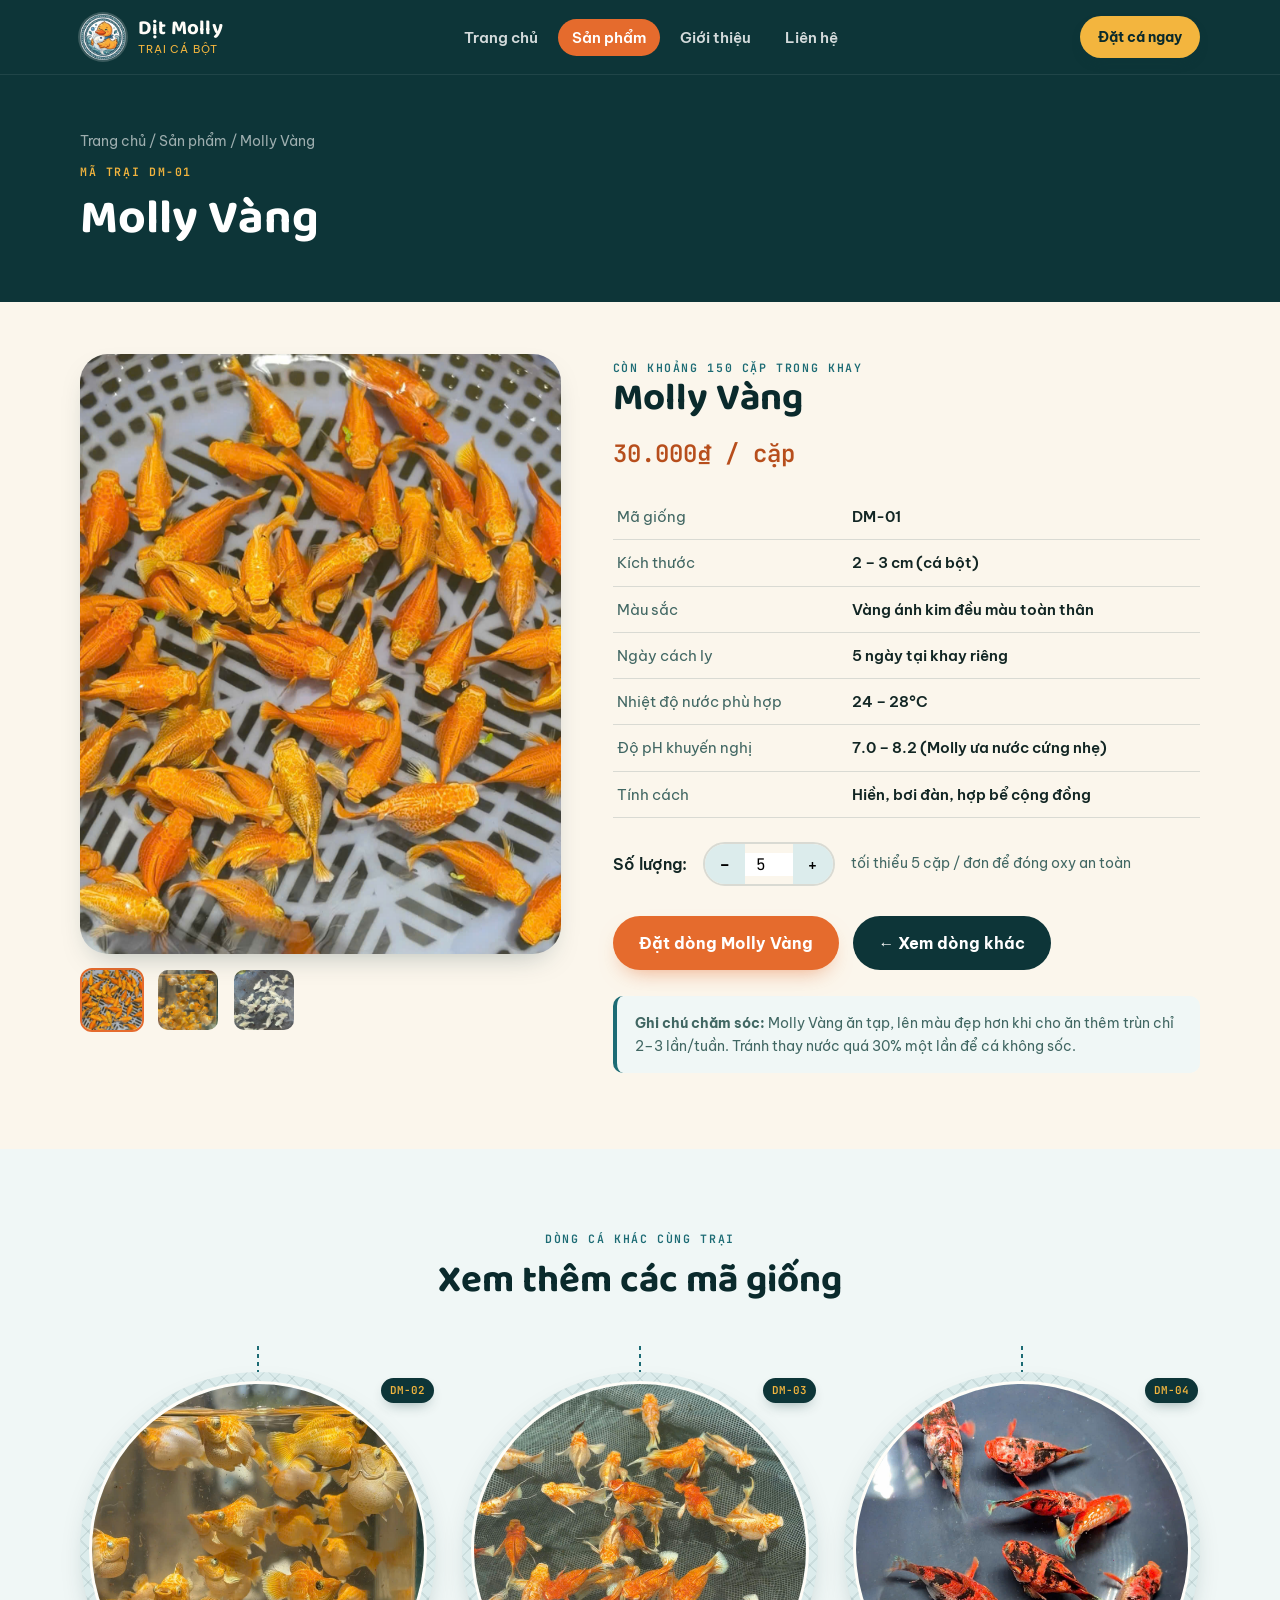
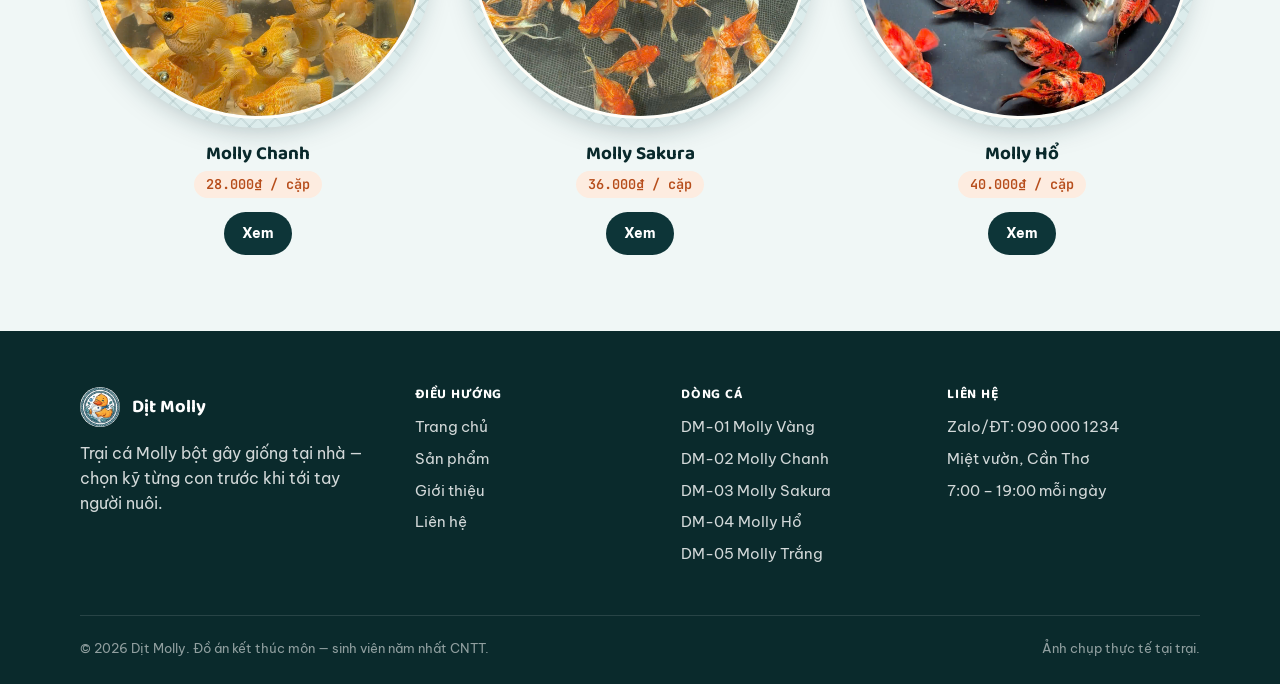
<file: html/chi-tiet.html>
<!DOCTYPE html>
<html lang="vi">
<head>
<meta charset="UTF-8">
<meta name="viewport" content="width=device-width, initial-scale=1.0">
<title>Molly Sakura — Dịt Molly</title>
<meta name="description" content="Molly Sakura DM-03: cam pha trắng loang, cách ly đủ ngày, đóng oxy giao tận nơi.">
<link rel="icon" href="../assets/logo-ca.png">
<link rel="stylesheet" href="../css/style.css">
</head>
<body>

<header class="site-header">
  <nav class="nav wrap">
    <a href="../index.html" class="brand">
      <img src="../assets/logo-ca.png" alt="Logo Dịt Molly: vịt ôm cá">
      <span class="brand-text"><strong>Dịt Molly</strong><span>Trại cá bột</span></span>
    </a>
    <button class="nav-toggle" aria-label="Mở menu" aria-expanded="false">☰</button>
    <ul class="nav-links">
      <li><a href="../index.html">Trang chủ</a></li>
      <li><a href="san-pham.html" class="active">Sản phẩm</a></li>
      <li><a href="gioi-thieu.html">Giới thiệu</a></li>
      <li><a href="lien-he.html">Liên hệ</a></li>
    </ul>
    <a href="lien-he.html" class="nav-cta">Đặt cá ngay</a>
  </nav>
</header>

<section class="page-hero" style="padding-bottom:56px;">
  <div class="wrap">
    <div class="breadcrumb"><a href="../index.html">Trang chủ</a> / <a href="san-pham.html">Sản phẩm</a> / …</div>
    <span class="eyebrow">Mã trại …</span>
    <h1>…</h1>
  </div>
</section>

<section class="section" style="padding-top:52px;">
  <div class="wrap">
    <div class="detail-grid">
      <div>
        <div class="detail-gallery-main">
          <img src="../assets/mollysakura.jpg" alt="Ảnh cá">
        </div>
        <div class="detail-thumbs">
          <!-- Ảnh nhỏ được tạo tự động từ js/products-data.js -->
        </div>
      </div>

      <div class="detail-info">
        <span class="eyebrow">…</span>
        <h1>…</h1>
        <div class="detail-price">…</div>

        <table class="spec-table">
          <!-- Các dòng thông số được tạo tự động từ js/products-data.js -->
        </table>

        <div class="qty-row">
          <span style="font-weight:600;">Số lượng:</span>
          <div class="qty-control">
            <button class="qty-minus" type="button" aria-label="Giảm">−</button>
            <input type="number" value="5" min="1" max="250" aria-label="Số lượng cặp">
            <button class="qty-plus" type="button" aria-label="Tăng">+</button>
          </div>
          <span style="color:var(--ink-soft); font-size:0.88rem;">tối thiểu 5 cặp / đơn để đóng oxy an toàn</span>
        </div>

        <div class="hero-actions">
          <a href="lien-he.html" class="btn btn-primary">Đặt dòng cá này</a>
          <a href="san-pham.html" class="btn btn-dark">← Xem dòng khác</a>
        </div>

        <div class="care-note">
          <!-- Ghi chú chăm sóc được tạo tự động từ js/products-data.js -->
        </div>
      </div>
    </div>
  </div>
</section>

<section class="section section-tint">
  <div class="wrap">
    <div class="section-head center">
      <span class="eyebrow">Dòng cá khác cùng trại</span>
      <h2>Xem thêm các mã giống</h2>
    </div>
    <div class="tag-grid">
      <!-- Các dòng cá liên quan được tạo tự động từ js/products-data.js -->
    </div>
  </div>
</section>

<footer class="site-footer">
  <div class="wrap">
    <div class="footer-grid">
      <div>
        <div class="footer-brand">
          <img src="../assets/logo-ca.png" alt="Logo Dịt Molly">
          <strong>Dịt Molly</strong>
        </div>
        <p>Trại cá Molly bột gây giống tại nhà — chọn kỹ từng con trước khi tới tay người nuôi.</p>
      </div>
      <div>
        <h4>Điều hướng</h4>
        <ul>
          <li><a href="../index.html">Trang chủ</a></li>
          <li><a href="san-pham.html">Sản phẩm</a></li>
          <li><a href="gioi-thieu.html">Giới thiệu</a></li>
          <li><a href="lien-he.html">Liên hệ</a></li>
        </ul>
      </div>
      <div>
        <h4>Dòng cá</h4>
        <ul>
          <li>DM-01 Molly Vàng</li>
          <li>DM-02 Molly Chanh</li>
          <li>DM-03 Molly Sakura</li>
          <li>DM-04 Molly Hổ</li>
          <li>DM-05 Molly Trắng</li>
        </ul>
      </div>
      <div>
        <h4>Liên hệ</h4>
        <ul>
         <li>Zalo/ĐT: 090 000 1234</li>
          <li>Miệt vườn, Cần Thơ</li>
          <li>7:00 – 19:00 mỗi ngày</li>
        </ul>
      </div>
    </div>
    <div class="footer-bottom">
      <span>© <span id="year"></span> Dịt Molly. Đồ án kết thúc môn — sinh viên năm nhất CNTT.</span>
      <span>Ảnh chụp thực tế tại trại.</span>
    </div>
  </div>
</footer>

<script src="../js/products-data.js"></script>
<script src="../js/script.js"></script>
</body>
</html>
</file>
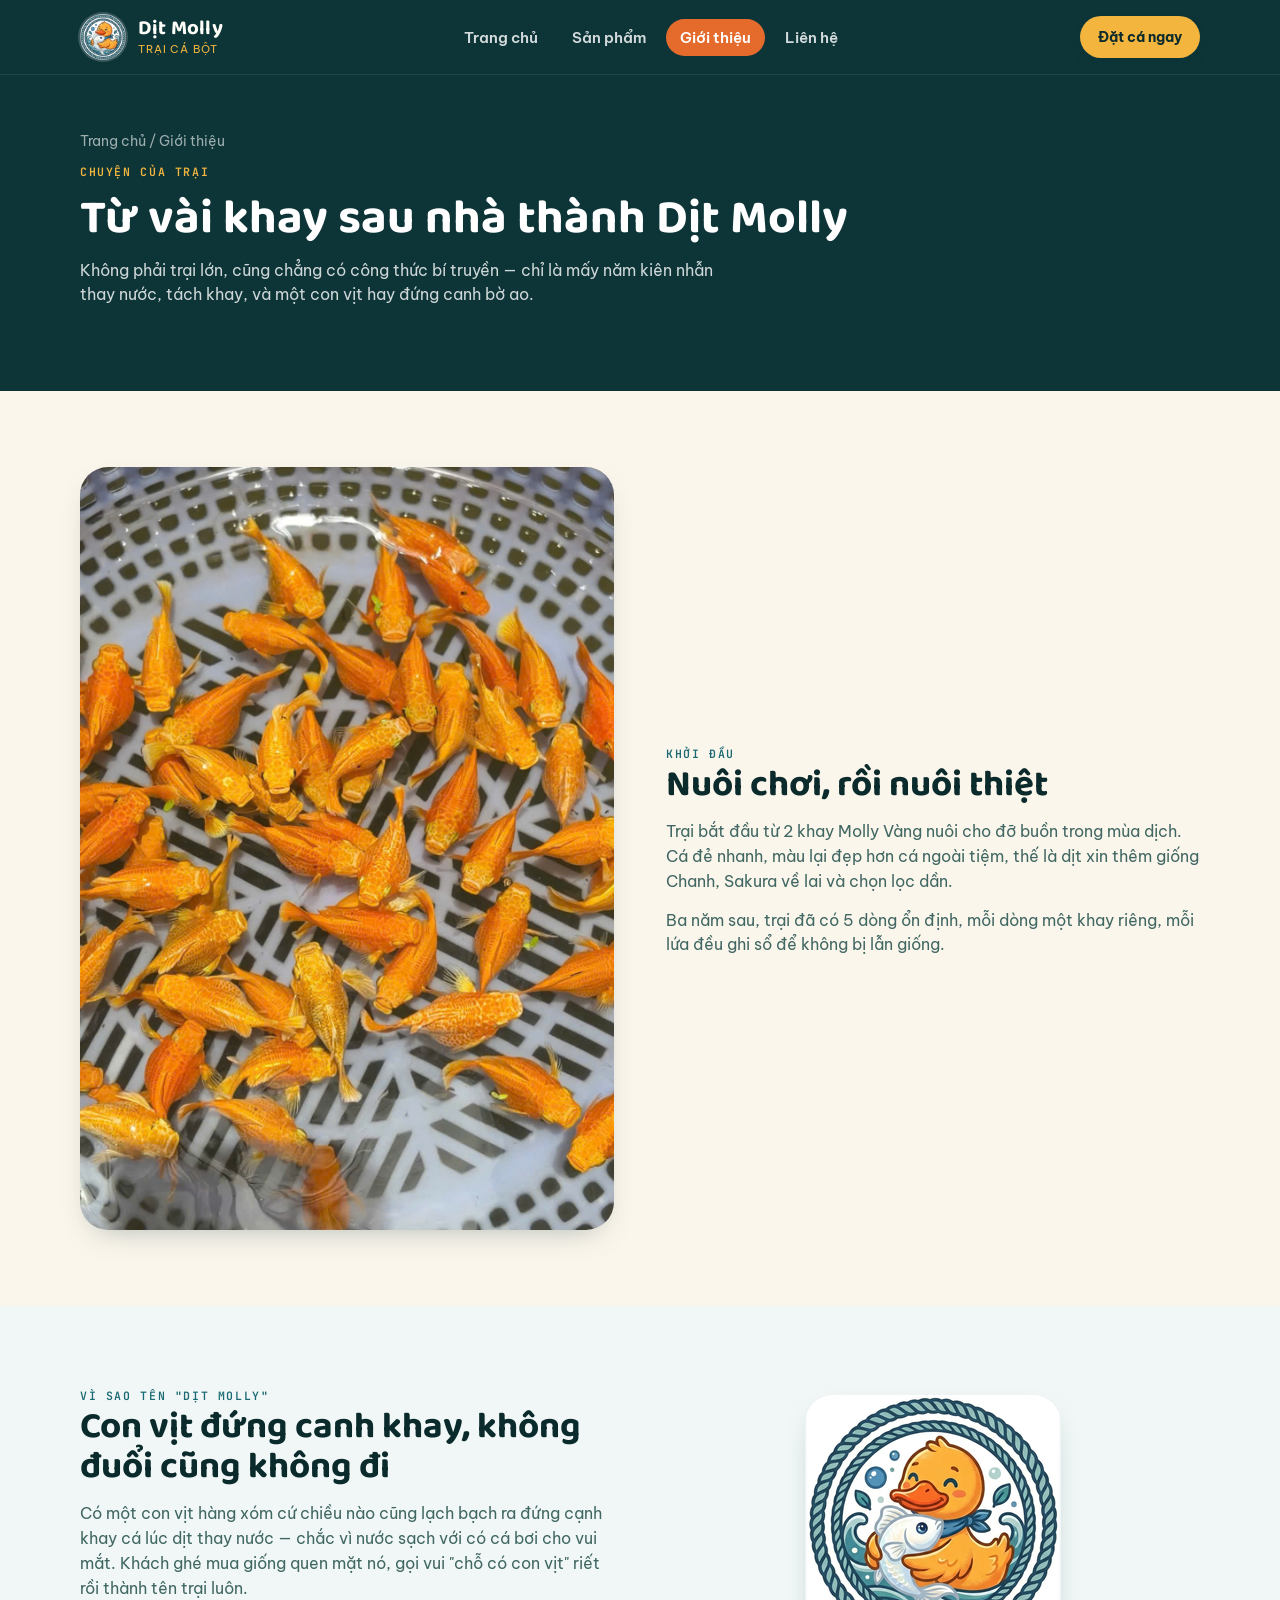
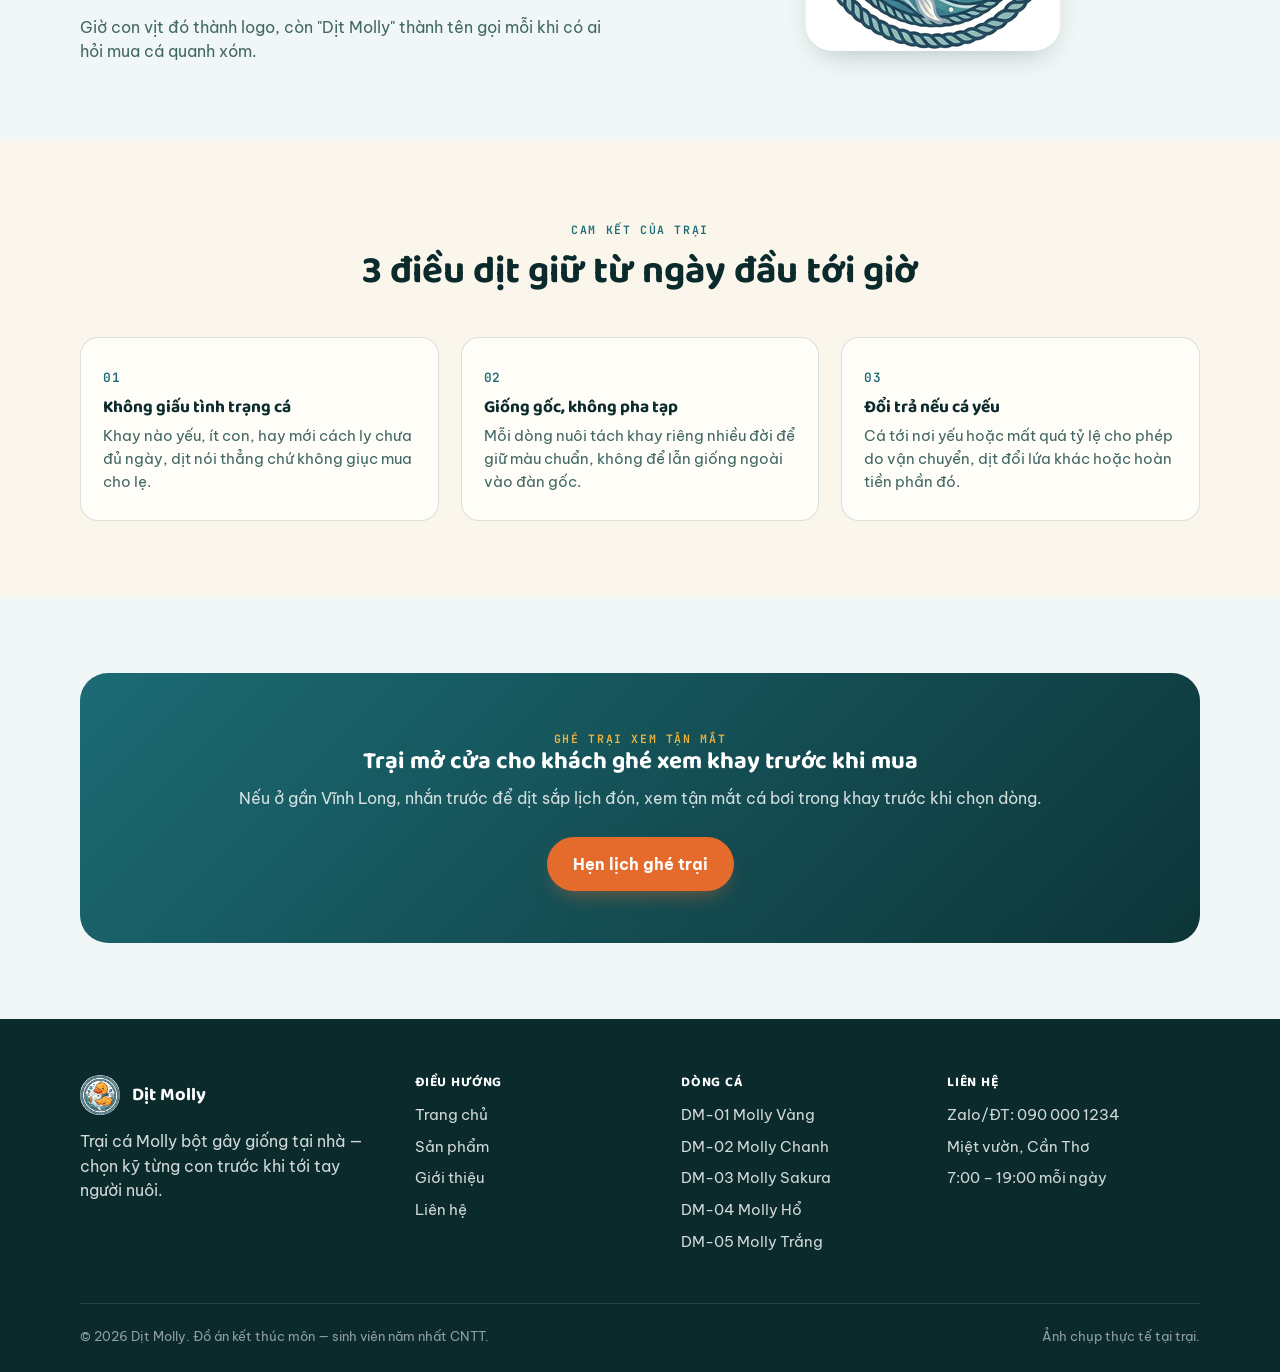
<file: html/gioi-thieu.html>
<!DOCTYPE html>
<html lang="vi">
<head>
<meta charset="UTF-8">
<meta name="viewport" content="width=device-width, initial-scale=1.0">
<title>Giới thiệu — Dịt Molly</title>
<meta name="description" content="Chuyện về trại cá Molly Dịt Molly — từ vài khay nuôi chơi sau nhà đến trại gây giống nhỏ chuyên Molly.">
<link rel="icon" href="../assets/logo-ca.png">
<link rel="stylesheet" href="../css/style.css">
</head>
<body>

<header class="site-header">
  <nav class="nav wrap">
    <a href="../index.html" class="brand">
      <img src="../assets/logo-ca.png" alt="Logo Dịt Molly: vịt ôm cá">
      <span class="brand-text"><strong>Dịt Molly</strong><span>Trại cá bột</span></span>
    </a>
    <button class="nav-toggle" aria-label="Mở menu" aria-expanded="false">☰</button>
    <ul class="nav-links">
      <li><a href="../index.html">Trang chủ</a></li>
      <li><a href="san-pham.html">Sản phẩm</a></li>
      <li><a href="gioi-thieu.html" class="active">Giới thiệu</a></li>
      <li><a href="lien-he.html">Liên hệ</a></li>
    </ul>
    <a href="lien-he.html" class="nav-cta">Đặt cá ngay</a>
  </nav>
</header>

<section class="page-hero">
  <div class="wrap">
    <div class="breadcrumb"><a href="../index.html">Trang chủ</a> / Giới thiệu</div>
    <span class="eyebrow">Chuyện của trại</span>
    <h1>Từ vài khay sau nhà thành Dịt Molly</h1>
    <p>Không phải trại lớn, cũng chẳng có công thức bí truyền — chỉ là mấy năm kiên nhẫn thay nước, tách khay, và một con vịt hay đứng canh bờ ao.</p>
  </div>
</section>

<section class="section">
  <div class="wrap">
    <div class="split">
      <div class="split-media">
        <img src="../assets/mollygold.jpg" alt="Khay Molly Vàng tại trại Dịt Molly">
      </div>
      <div class="split-copy">
        <span class="eyebrow">Khởi đầu</span>
        <h2>Nuôi chơi, rồi nuôi thiệt</h2>
        <p>Trại bắt đầu từ 2 khay Molly Vàng nuôi cho đỡ buồn trong mùa dịch. Cá đẻ nhanh, màu lại đẹp hơn cá ngoài tiệm, thế là dịt xin thêm giống Chanh, Sakura về lai và chọn lọc dần.</p>
        <p>Ba năm sau, trại đã có 5 dòng ổn định, mỗi dòng một khay riêng, mỗi lứa đều ghi sổ để không bị lẫn giống.</p>
      </div>
    </div>
  </div>
</section>

<section class="section section-tint">
  <div class="wrap">
    <div class="split reverse">
      <div class="split-copy">
        <span class="eyebrow">Vì sao tên "Dịt Molly"</span>
        <h2>Con vịt đứng canh khay, không đuổi cũng không đi</h2>
        <p>Có một con vịt hàng xóm cứ chiều nào cũng lạch bạch ra đứng cạnh khay cá lúc dịt thay nước — chắc vì nước sạch với có cá bơi cho vui mắt. Khách ghé mua giống quen mặt nó, gọi vui "chỗ có con vịt" riết rồi thành tên trại luôn.</p>
        <p>Giờ con vịt đó thành logo, còn "Dịt Molly" thành tên gọi mỗi khi có ai hỏi mua cá quanh xóm.</p>
      </div>
      <div class="split-media">
        <img src="../assets/logo-ca.png" alt="Logo vịt ôm cá của Dịt Molly" style="max-width:280px; margin-inline:auto;">
      </div>
    </div>
  </div>
</section>

<section class="section">
  <div class="wrap">
    <div class="section-head center">
      <span class="eyebrow">Cam kết của trại</span>
      <h2>3 điều dịt giữ từ ngày đầu tới giờ</h2>
    </div>
    <div class="process">
      <div class="step">
        <h3>Không giấu tình trạng cá</h3>
        <p>Khay nào yếu, ít con, hay mới cách ly chưa đủ ngày, dịt nói thẳng chứ không giục mua cho lẹ.</p>
      </div>
      <div class="step">
        <h3>Giống gốc, không pha tạp</h3>
        <p>Mỗi dòng nuôi tách khay riêng nhiều đời để giữ màu chuẩn, không để lẫn giống ngoài vào đàn gốc.</p>
      </div>
      <div class="step">
        <h3>Đổi trả nếu cá yếu</h3>
        <p>Cá tới nơi yếu hoặc mất quá tỷ lệ cho phép do vận chuyển, dịt đổi lứa khác hoặc hoàn tiền phần đó.</p>
      </div>
    </div>
  </div>
</section>

<section class="section section-tint">
  <div class="wrap">
    <div class="two-col-cta">
      <span class="eyebrow" style="color:var(--duck-yellow)">Ghé trại xem tận mắt</span>
      <h2>Trại mở cửa cho khách ghé xem khay trước khi mua</h2>
      <p>Nếu ở gần Vĩnh Long, nhắn trước để dịt sắp lịch đón, xem tận mắt cá bơi trong khay trước khi chọn dòng.</p>
      <div class="hero-actions">
        <a href="lien-he.html" class="btn btn-primary">Hẹn lịch ghé trại</a>
      </div>
    </div>
  </div>
</section>

<footer class="site-footer">
  <div class="wrap">
    <div class="footer-grid">
      <div>
        <div class="footer-brand">
          <img src="../assets/logo-ca.png" alt="Logo Dịt Molly">
          <strong>Dịt Molly</strong>
        </div>
        <p>Trại cá Molly bột gây giống tại nhà — chọn kỹ từng con trước khi tới tay người nuôi.</p>
      </div>
      <div>
        <h4>Điều hướng</h4>
        <ul>
          <li><a href="../index.html">Trang chủ</a></li>
          <li><a href="san-pham.html">Sản phẩm</a></li>
          <li><a href="gioi-thieu.html">Giới thiệu</a></li>
          <li><a href="lien-he.html">Liên hệ</a></li>
        </ul>
      </div>
      <div>
        <h4>Dòng cá</h4>
        <ul>
          <li>DM-01 Molly Vàng</li>
          <li>DM-02 Molly Chanh</li>
          <li>DM-03 Molly Sakura</li>
          <li>DM-04 Molly Hổ</li>
          <li>DM-05 Molly Trắng</li>
        </ul>
      </div>
      <div>
        <h4>Liên hệ</h4>
        <ul>
      <li>Zalo/ĐT: 090 000 1234</li>
          <li>Miệt vườn, Cần Thơ</li>
          <li>7:00 – 19:00 mỗi ngày</li>
        </ul>
      </div>
    </div>
    <div class="footer-bottom">
      <span>© <span id="year"></span> Dịt Molly. Đồ án kết thúc môn — sinh viên năm nhất CNTT.</span>
      <span>Ảnh chụp thực tế tại trại.</span>
    </div>
  </div>
</footer>

<script src="../js/script.js"></script>
</body>
</html>
</file>
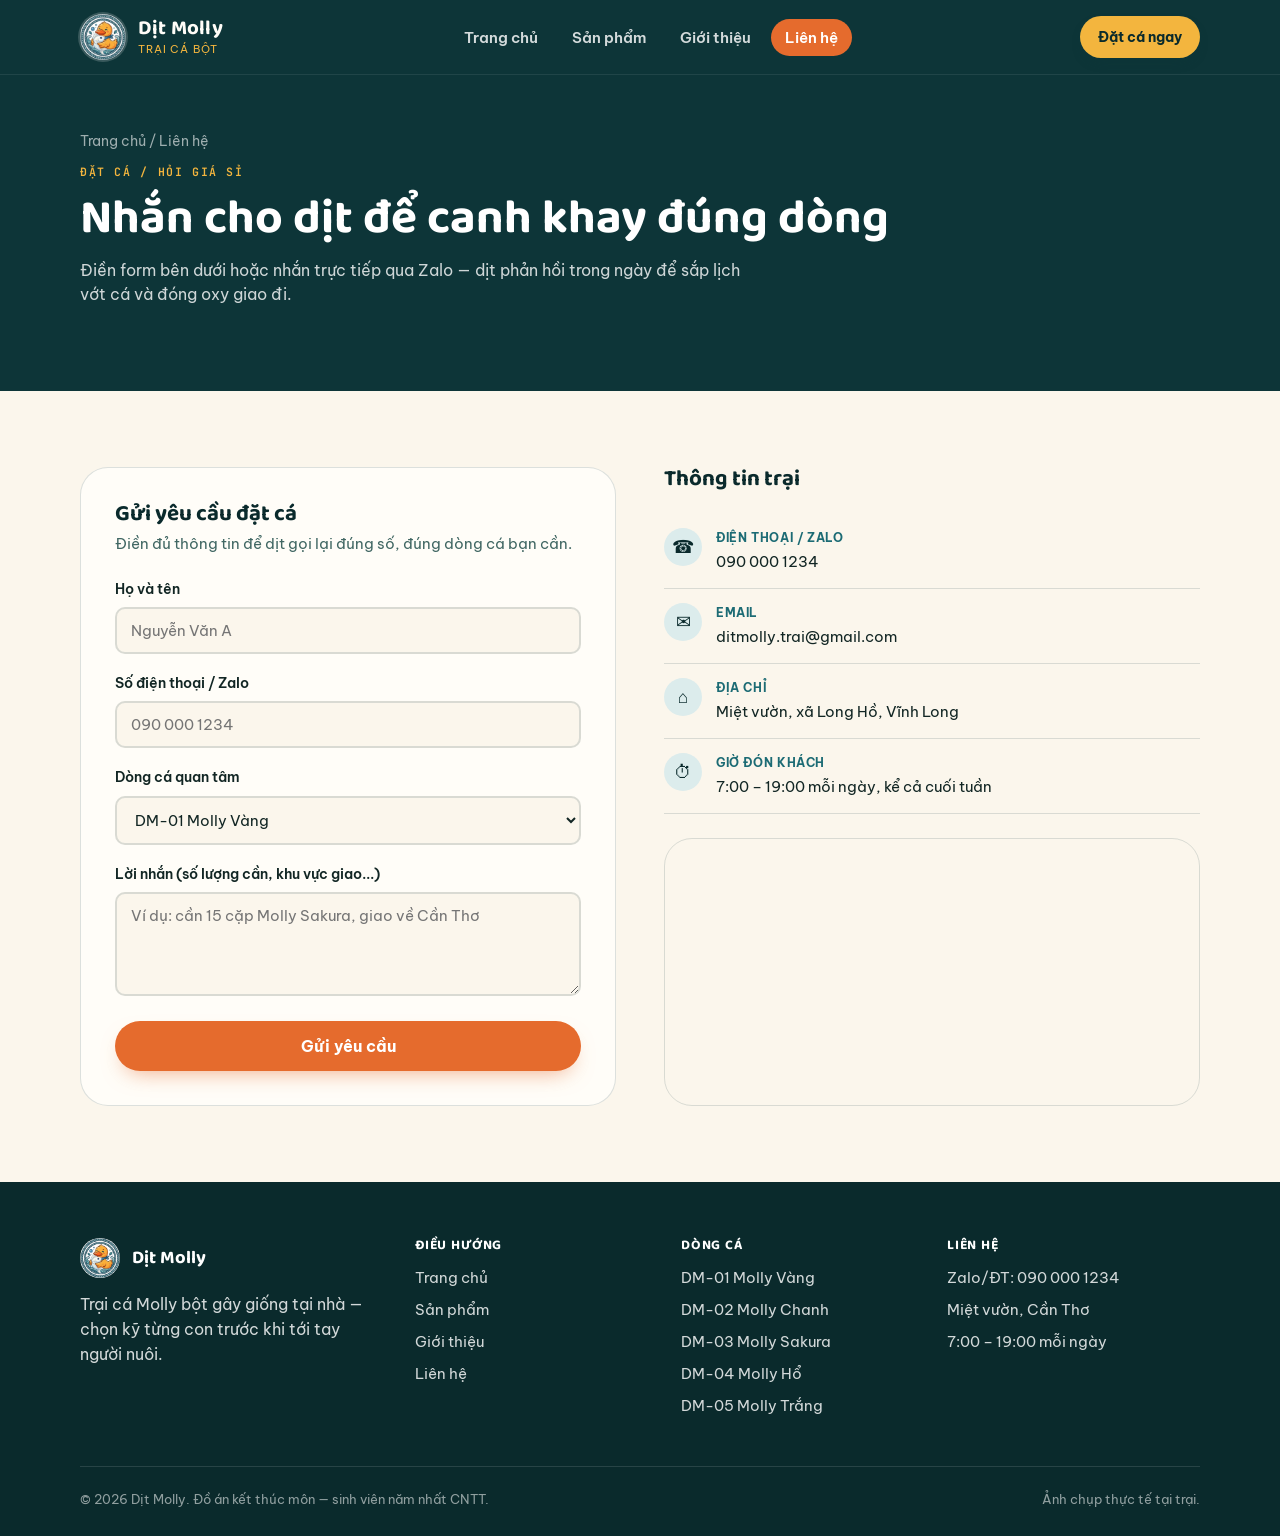
<file: html/lien-he.html>
<!DOCTYPE html>
<html lang="vi">
<head>
<meta charset="UTF-8">
<meta name="viewport" content="width=device-width, initial-scale=1.0">
<title>Liên hệ — Dịt Molly</title>
<meta name="description" content="Liên hệ đặt cá Molly tại Dịt Molly qua Zalo, điện thoại, hoặc gửi form đặt cá trực tuyến.">
<link rel="icon" href="../assets/logo-ca.png">
<link rel="stylesheet" href="../css/style.css">
</head>
<body>

<header class="site-header">
  <nav class="nav wrap">
    <a href="../index.html" class="brand">
      <img src="../assets/logo-ca.png" alt="Logo Dịt Molly: vịt ôm cá">
      <span class="brand-text"><strong>Dịt Molly</strong><span>Trại cá bột</span></span>
    </a>
    <button class="nav-toggle" aria-label="Mở menu" aria-expanded="false">☰</button>
    <ul class="nav-links">
      <li><a href="../index.html">Trang chủ</a></li>
      <li><a href="san-pham.html">Sản phẩm</a></li>
      <li><a href="gioi-thieu.html">Giới thiệu</a></li>
      <li><a href="lien-he.html" class="active">Liên hệ</a></li>
    </ul>
    <a href="lien-he.html" class="nav-cta">Đặt cá ngay</a>
  </nav>
</header>

<section class="page-hero">
  <div class="wrap">
    <div class="breadcrumb"><a href="../index.html">Trang chủ</a> / Liên hệ</div>
    <span class="eyebrow">Đặt cá / hỏi giá sỉ</span>
    <h1>Nhắn cho dịt để canh khay đúng dòng</h1>
    <p>Điền form bên dưới hoặc nhắn trực tiếp qua Zalo — dịt phản hồi trong ngày để sắp lịch vớt cá và đóng oxy giao đi.</p>
  </div>
</section>

<section class="section">
  <div class="wrap">
    <div class="contact-grid">
      <div class="contact-card">
        <h2 style="font-size:1.4rem; margin-bottom:6px;">Gửi yêu cầu đặt cá</h2>
        <p style="color:var(--ink-soft); font-size:0.92rem; margin-bottom:22px;">Điền đủ thông tin để dịt gọi lại đúng số, đúng dòng cá bạn cần.</p>

        <form id="contact-form" novalidate>
          <div class="field">
            <label for="f-name">Họ và tên</label>
            <input type="text" id="f-name" name="name" data-required placeholder="Nguyễn Văn A">
            <span class="field-error">Vui lòng nhập họ tên.</span>
          </div>

          <div class="field">
            <label for="f-phone">Số điện thoại / Zalo</label>
            <input type="tel" id="f-phone" name="phone" data-required placeholder="090 000 1234">
            <span class="field-error">Số điện thoại chưa đúng định dạng.</span>
          </div>

          <div class="field">
            <label for="f-fish">Dòng cá quan tâm</label>
            <select id="f-fish" name="fish">
              <option value="vang">DM-01 Molly Vàng</option>
              <option value="chanh">DM-02 Molly Chanh</option>
              <option value="sakura">DM-03 Molly Sakura</option>
              <option value="ho">DM-04 Molly Hổ</option>
              <option value="trang">DM-05 Molly Trắng</option>
              <option value="chua-ro">Chưa rõ, nhờ dịt tư vấn</option>
            </select>
          </div>

          <div class="field">
            <label for="f-msg">Lời nhắn (số lượng cần, khu vực giao...)</label>
            <textarea id="f-msg" name="message" rows="4" data-required placeholder="Ví dụ: cần 15 cặp Molly Sakura, giao về Cần Thơ"></textarea>
            <span class="field-error">Vui lòng cho dịt biết bạn cần gì.</span>
          </div>

          <button type="submit" class="btn btn-primary" style="width:100%; justify-content:center;">Gửi yêu cầu</button>
          <div class="form-status" role="status"></div>
        </form>
      </div>

      <div>
        <h2 style="font-size:1.4rem;">Thông tin trại</h2>
        <ul class="contact-list">
          <li>
            <span class="contact-icon">☎</span>
            <div><strong>Điện thoại / Zalo</strong>090 000 1234</div>
          </li>
          <li>
            <span class="contact-icon">✉</span>
            <div><strong>Email</strong>ditmolly.trai@gmail.com</div>
          </li>
          <li>
            <span class="contact-icon">⌂</span>
            <div><strong>Địa chỉ</strong>Miệt vườn, xã Long Hồ, Vĩnh Long</div>
          </li>
          <li>
            <span class="contact-icon">⏱</span>
            <div><strong>Giờ đón khách</strong>7:00 – 19:00 mỗi ngày, kể cả cuối tuần</div>
          </li>
        </ul>

        <div class="map-frame">
          <iframe
            src="https://www.google.com/maps?q=9.634892,106.210006&output=embed"
            width="100%" height="260" style="border:0;" loading="lazy"
            referrerpolicy="no-referrer-when-downgrade"
            title="Bản đồ vị trí trại Dịt Molly"></iframe>
        </div>
      </div>
    </div>
  </div>
</section>

<footer class="site-footer">
  <div class="wrap">
    <div class="footer-grid">
      <div>
        <div class="footer-brand">
          <img src="../assets/logo-ca.png" alt="Logo Dịt Molly">
          <strong>Dịt Molly</strong>
        </div>
        <p>Trại cá Molly bột gây giống tại nhà — chọn kỹ từng con trước khi tới tay người nuôi.</p>
      </div>
      <div>
        <h4>Điều hướng</h4>
        <ul>
          <li><a href="../index.html">Trang chủ</a></li>
          <li><a href="san-pham.html">Sản phẩm</a></li>
          <li><a href="gioi-thieu.html">Giới thiệu</a></li>
          <li><a href="lien-he.html">Liên hệ</a></li>
        </ul>
      </div>
      <div>
        <h4>Dòng cá</h4>
        <ul>
          <li>DM-01 Molly Vàng</li>
          <li>DM-02 Molly Chanh</li>
          <li>DM-03 Molly Sakura</li>
          <li>DM-04 Molly Hổ</li>
          <li>DM-05 Molly Trắng</li>
        </ul>
      </div>
      <div>
        <h4>Liên hệ</h4>
        <ul>
          <li>Zalo/ĐT: 090 000 1234</li>
          <li>Miệt vườn, Cần Thơ</li>
          <li>7:00 – 19:00 mỗi ngày</li>
        </ul>
      </div>
    </div>
    <div class="footer-bottom">
      <span>© <span id="year"></span> Dịt Molly. Đồ án kết thúc môn — sinh viên năm nhất CNTT.</span>
      <span>Ảnh chụp thực tế tại trại.</span>
    </div>
  </div>
</footer>

<script src="../js/script.js"></script>
</body>
</html>
</file>
<file: css/style.css>
@import url('https://fonts.googleapis.com/css2?family=Baloo+2:wght@500;600;700;800&family=Be+Vietnam+Pro:ital,wght@0,400;0,500;0,600;0,700;1,400&family=JetBrains+Mono:wght@500;600&display=swap');

:root{
  /* --- color --- */
  --ocean-deep:   #0d3538;
  --ocean-deep-2: #0a2a2c;
  --ocean-mid:    #1c6b74;
  --ocean-mid-2:  #227e87;
  --ocean-light:  #dcecec;
  --ocean-mist:   #f0f7f6;
  --sand:         #fbf6ec;
  --paper:        #fffdf8;
  --molly-orange: #e56b2d;
  --molly-orange-deep:#b74e1c;
  --duck-yellow:  #f3b53e;
  --ink:          #122624;
  --ink-soft:     #416763;
  --line:         rgba(13,53,56,0.14);

  /* --- type --- */
  --display: "Baloo 2", "Be Vietnam Pro", sans-serif;
  --body: "Be Vietnam Pro", sans-serif;
  --mono: "JetBrains Mono", monospace;

  --radius-lg: 28px;
  --radius-md: 18px;
  --radius-sm: 10px;
  --shadow-soft: 0 12px 30px -14px rgba(13,53,56,0.35);
  --shadow-tag: 0 6px 14px -6px rgba(13,53,56,0.45);
}

*,*::before,*::after{ box-sizing:border-box; }
html{ scroll-behavior:smooth; }
body{
  margin:0;
  font-family:var(--body);
  color:var(--ink);
  background:var(--sand);
  -webkit-font-smoothing:antialiased;
  line-height:1.55;
}
img{ max-width:100%; display:block; }
a{ color:inherit; text-decoration:none; }
ul{ margin:0; padding:0; list-style:none; }
h1,h2,h3,h4{ font-family:var(--display); margin:0; line-height:1.1; color:var(--ocean-deep-2); }
p{ margin:0; }
button{ font-family:inherit; }

:focus-visible{
  outline:3px solid var(--duck-yellow);
  outline-offset:3px;
}

@media (prefers-reduced-motion: reduce){
  *{ animation-duration:0.001ms !important; animation-iteration-count:1 !important; transition-duration:0.001ms !important; scroll-behavior:auto !important; }
}

.wrap{
  width:min(1120px, 92%);
  margin-inline:auto;
}

.eyebrow{
  font-family:var(--mono);
  font-size:0.72rem;
  letter-spacing:0.14em;
  text-transform:uppercase;
  color:var(--ocean-mid);
  font-weight:600;
}

/* =========================== NAV =========================== */
.site-header{
  position:sticky; top:0; z-index:50;
  background:var(--ocean-deep);
  border-bottom:1px solid rgba(255,255,255,0.08);
}
.nav{
  display:flex; align-items:center; justify-content:space-between;
  padding:14px 0;
}
.brand{
  display:flex; align-items:center; gap:12px;
  color:var(--paper);
}
.brand img{ width:46px; height:46px; border-radius:50%; box-shadow:0 0 0 2px rgba(255,255,255,0.18); }
.brand-text{ display:flex; flex-direction:column; line-height:1; }
.brand-text strong{ font-family:var(--display); font-size:1.28rem; letter-spacing:0.01em; }
.brand-text span{ font-size:0.68rem; letter-spacing:0.08em; color:var(--duck-yellow); text-transform:uppercase; margin-top:4px; }

.nav-links{ display:flex; align-items:center; gap:6px; }
.nav-links a{
  color:rgba(255,255,255,0.82);
  font-weight:600; font-size:0.95rem;
  padding:9px 14px; border-radius:999px;
  transition:background .18s ease, color .18s ease;
}
.nav-links a:hover{ background:rgba(255,255,255,0.1); color:#fff; }
.nav-links a.active{ background:var(--molly-orange); color:#fff; }

.nav-cta{
  display:inline-flex; align-items:center; gap:8px;
  background:var(--duck-yellow); color:var(--ocean-deep-2);
  font-weight:700; padding:10px 18px; border-radius:999px;
  font-size:0.9rem;
  box-shadow:var(--shadow-tag);
}
.nav-cta:hover{ filter:brightness(1.05); }

.nav-toggle{
  display:none;
  background:none; border:1px solid rgba(255,255,255,0.3); border-radius:10px;
  color:#fff; padding:8px 10px; cursor:pointer;
}

@media (max-width:860px){
  .nav-links{
    position:absolute; left:0; right:0; top:100%;
    background:var(--ocean-deep);
    flex-direction:column; align-items:stretch; gap:2px;
    padding:10px 5%; border-top:1px solid rgba(255,255,255,0.1);
    display:none;
  }
  .nav-links.open{ display:flex; }
  .nav-links a{ padding:12px 16px; }
  .nav-toggle{ display:inline-flex; }
  .nav-cta{ display:none; }
}

/* =========================== BUTTONS =========================== */
.btn{
  display:inline-flex; align-items:center; gap:10px;
  padding:13px 24px; border-radius:999px;
  font-weight:700; font-size:0.98rem;
  border:2px solid transparent; cursor:pointer;
  transition:transform .16s ease, filter .16s ease, background .16s ease;
}
.btn:hover{ transform:translateY(-2px); }
.btn-primary{ background:var(--molly-orange); color:#fff; box-shadow:0 10px 22px -10px rgba(229,107,45,0.6); }
.btn-primary:hover{ filter:brightness(1.06); }
.btn-ghost{ background:transparent; border-color:rgba(255,255,255,0.55); color:#fff; }
.btn-ghost:hover{ background:rgba(255,255,255,0.12); }
.btn-dark{ background:var(--ocean-deep); color:#fff; }
.btn-dark:hover{ filter:brightness(1.15); }
.btn-sm{ padding:9px 16px; font-size:0.85rem; }

/* =========================== HERO =========================== */
.hero{
  position:relative;
  background:radial-gradient(120% 140% at 15% 0%, var(--ocean-mid-2) 0%, var(--ocean-deep) 55%, var(--ocean-deep-2) 100%);
  color:#fff;
  overflow:hidden;
  padding:64px 0 0;
}
.hero .wrap{
  display:grid;
  grid-template-columns:1.05fr 0.95fr;
  gap:40px;
  align-items:center;
  padding-bottom:70px;
}
.hero-copy .eyebrow{ color:var(--duck-yellow); }
.hero-copy h1{
  color:#fff;
  font-size:clamp(2.6rem, 5vw, 3.9rem);
  margin:14px 0 18px;
}
.hero-copy h1 em{ font-style:normal; color:var(--duck-yellow); }
.hero-copy p{ color:rgba(255,255,255,0.82); font-size:1.08rem; max-width:46ch; }
.hero-actions{ display:flex; gap:14px; margin-top:30px; flex-wrap:wrap; }

.hero-stats{ display:flex; gap:20px 28px; margin-top:38px; flex-wrap:wrap; }
.hero-stats div strong{ display:block; font-family:var(--display); font-size:1.6rem; color:var(--duck-yellow); }
.hero-stats div span{ font-size:0.82rem; color:rgba(255,255,255,0.7); }

.hero-tray{
  position:relative;
  width:100%;
  aspect-ratio:1/1;
  border-radius:50%;
  background:
    repeating-linear-gradient(45deg, rgba(255,255,255,0.10) 0 2px, transparent 2px 14px),
    repeating-linear-gradient(-45deg, rgba(255,255,255,0.10) 0 2px, transparent 2px 14px),
    var(--ocean-mid);
  box-shadow: inset 0 0 0 6px rgba(255,255,255,0.12), var(--shadow-soft);
}
/* Fallback for browsers without aspect-ratio support: force square via padding hack */
.hero-tray::before{ content:""; display:block; padding-top:100%; }
.hero-tray-inner{
  position:absolute; inset:14px;
  border-radius:50%;
  overflow:hidden;
  border:4px solid rgba(255,255,255,0.28);
}
.hero-tray-inner img{ width:100%; height:100%; object-fit:cover; }
.hero-badge{
  position:absolute; right:-6px; bottom:14px;
  background:var(--paper); color:var(--ocean-deep-2);
  border-radius:50%; width:118px; height:118px;
  display:flex; flex-direction:column; align-items:center; justify-content:center;
  text-align:center; box-shadow:var(--shadow-soft);
  font-family:var(--display); font-weight:700; font-size:0.82rem;
  border:3px dashed var(--molly-orange);
  transform:rotate(-8deg);
}
.hero-badge strong{ font-size:1.5rem; display:block; color:var(--molly-orange); }

.wave{
  display:block; width:100%; height:auto; margin-bottom:-2px;
}

/* =========================== SECTION GENERIC =========================== */
.section{ padding:76px 0; }
.section-tint{ background:var(--ocean-mist); }
.section-head{ max-width:640px; margin-bottom:44px; }
.section-head h2{ font-size:clamp(1.8rem,3vw,2.4rem); margin-top:10px; }
.section-head p{ color:var(--ink-soft); margin-top:12px; font-size:1.03rem; }
.section-head.center{ margin-inline:auto; text-align:center; }

/* =========================== FISH TAG CARDS ===========================
   Signature element: a breeder "tag" card — circular net-tray photo
   with a punched, string-hung ticket carrying the farm's own code
   convention (DM-01 etc), same as real tags used at the farm. */

.tag-grid{
  display:grid;
  grid-template-columns:repeat(auto-fit, minmax(230px,1fr));
  gap:34px 26px;
}
.fish-tag{ position:relative; padding-top:26px; }
.fish-tag-string{
  position:absolute; top:0; left:50%; transform:translateX(-50%);
  width:2px; height:26px;
  background:repeating-linear-gradient(var(--ocean-mid), var(--ocean-mid) 4px, transparent 4px 8px);
}
.fish-tag-photo{
  position:relative;
  width:100%;
  aspect-ratio:1/1; border-radius:50%;
  background:
    repeating-linear-gradient(45deg, rgba(13,53,56,0.08) 0 2px, transparent 2px 12px),
    repeating-linear-gradient(-45deg, rgba(13,53,56,0.08) 0 2px, transparent 2px 12px),
    var(--ocean-light);
  box-shadow:var(--shadow-soft);
}
.fish-tag-photo::before{ content:""; display:block; padding-top:100%; }
.fish-tag-photo-inner{
  position:absolute; inset:9px;
  border-radius:50%; overflow:hidden;
  border:3px solid var(--paper);
}
.fish-tag-photo-inner img{ width:100%; height:100%; object-fit:cover; transition:transform .4s ease; }
.fish-tag:hover .fish-tag-photo-inner img{ transform:scale(1.08); }

.fish-tag-code{
  position:absolute; top:6px; right:2px;
  background:var(--ocean-deep); color:var(--duck-yellow);
  font-family:var(--mono); font-size:0.68rem; font-weight:600;
  padding:4px 9px; border-radius:999px;
  box-shadow:var(--shadow-tag);
}
.fish-tag-body{ text-align:center; margin-top:16px; }
.fish-tag-body h3{ font-size:1.18rem; }
.fish-tag-body .price{
  display:inline-block; margin-top:6px;
  font-family:var(--mono); font-weight:600; color:var(--molly-orange-deep);
  background:#fdece0; padding:3px 12px; border-radius:999px; font-size:0.85rem;
}
.fish-tag-body p{ color:var(--ink-soft); font-size:0.9rem; margin-top:8px; }
.fish-tag-cta{ margin-top:14px; }

/* =========================== PROCESS (real sequence, numbered) === */
.process{
  display:grid; grid-template-columns:repeat(auto-fit,minmax(210px,1fr));
  gap:22px; counter-reset:step;
}
.step{
  background:var(--paper); border:1px solid var(--line); border-radius:var(--radius-md);
  padding:26px 22px; position:relative;
}
.step::before{
  counter-increment:step; content:counter(step,decimal-leading-zero);
  font-family:var(--mono); color:var(--ocean-mid); font-weight:600;
  font-size:0.8rem; letter-spacing:0.06em;
  display:inline-block; margin-bottom:10px;
}
.step h3{ font-size:1.08rem; margin-bottom:8px; }
.step p{ color:var(--ink-soft); font-size:0.92rem; }

/* =========================== SPLIT / ABOUT =========================== */
.split{
  display:grid; grid-template-columns:1fr 1fr; gap:52px; align-items:center;
}
.split img{ border-radius:var(--radius-lg); box-shadow:var(--shadow-soft); }
.split h2{ font-size:clamp(1.7rem,3vw,2.3rem); }
.split p{ color:var(--ink-soft); margin-top:14px; }
.split .btn{ margin-top:22px; }

.pill-list{ display:flex; flex-wrap:wrap; gap:10px; margin-top:20px; }
.pill{
  background:var(--ocean-light); color:var(--ocean-deep-2);
  font-size:0.85rem; font-weight:600; padding:8px 14px; border-radius:999px;
}

/* =========================== TESTIMONIAL / STORY STRIP =========================== */
.quote-strip{
  background:var(--ocean-deep); color:#fff; border-radius:var(--radius-lg);
  padding:46px 42px; display:grid; grid-template-columns:auto 1fr; gap:26px; align-items:center;
}
.quote-strip img{ width:84px; height:84px; border-radius:50%; }
.quote-strip blockquote{ margin:0; font-family:var(--display); font-size:1.25rem; }
.quote-strip cite{ display:block; font-style:normal; margin-top:10px; color:var(--duck-yellow); font-size:0.85rem; font-weight:600; }

/* =========================== FOOTER =========================== */
.site-footer{ background:var(--ocean-deep-2); color:rgba(255,255,255,0.82); padding:56px 0 26px; }
.footer-grid{
  display:grid; grid-template-columns:1.3fr 1fr 1fr 1.1fr; gap:36px;
}
.footer-brand{ display:flex; gap:12px; align-items:center; color:#fff; margin-bottom:14px;}
.footer-brand img{ width:40px; height:40px; border-radius:50%; }
.footer-brand strong{ font-family:var(--display); font-size:1.15rem; }
.site-footer h4{ color:#fff; font-size:0.85rem; letter-spacing:0.06em; text-transform:uppercase; margin-bottom:14px; }
.site-footer ul li{ margin-bottom:9px; font-size:0.92rem; }
.site-footer a:hover{ color:var(--duck-yellow); }
.footer-bottom{
  margin-top:40px; padding-top:22px; border-top:1px solid rgba(255,255,255,0.12);
  display:flex; justify-content:space-between; flex-wrap:wrap; gap:10px;
  font-size:0.82rem; color:rgba(255,255,255,0.55);
}

@media (max-width:760px){
  .hero .wrap{ grid-template-columns:1fr; }
  .hero-tray{ max-width:340px; margin-inline:auto; }
  .split{ grid-template-columns:1fr; }
  .split.reverse .split-media{ order:-1; }
  .quote-strip{ grid-template-columns:1fr; text-align:center; }
  .quote-strip img{ margin-inline:auto; }
  .footer-grid{ grid-template-columns:1fr 1fr; }
}

/* =========================== PAGE HEADER (inner pages) =========================== */
.page-hero{
  background:var(--ocean-deep); color:#fff; padding:56px 0 84px; position:relative;
}
.page-hero .eyebrow{ color:var(--duck-yellow); }
.page-hero h1{ color:#fff; font-size:clamp(2.1rem,4vw,3rem); margin-top:10px; }
.page-hero p{ color:rgba(255,255,255,0.8); margin-top:12px; max-width:60ch; }
.breadcrumb{ font-size:0.85rem; color:rgba(255,255,255,0.6); margin-bottom:6px; }
.breadcrumb a:hover{ color:#fff; }

/* =========================== FILTERS (san-pham) =========================== */
.filter-bar{ display:flex; flex-wrap:wrap; gap:10px; margin-bottom:38px; }
.filter-btn{
  border:2px solid var(--line); background:var(--paper); color:var(--ink);
  padding:9px 18px; border-radius:999px; font-weight:600; font-size:0.88rem; cursor:pointer;
  transition:all .16s ease;
}
.filter-btn:hover{ border-color:var(--molly-orange); }
.filter-btn.active{ background:var(--molly-orange); border-color:var(--molly-orange); color:#fff; }
.tag-hidden{ display:none !important; }

/* =========================== PRODUCT DETAIL =========================== */
.detail-grid{ display:grid; grid-template-columns:0.9fr 1.1fr; gap:52px; }
.detail-gallery-main{
  border-radius:var(--radius-lg); overflow:hidden; box-shadow:var(--shadow-soft);
  position:relative; aspect-ratio:4/5;
}
.detail-gallery-main::before{ content:""; display:block; padding-top:125%; }
.detail-gallery-main img{ position:absolute; inset:0; width:100%; height:100%; object-fit:cover; }
.detail-thumbs{ display:flex; gap:12px; margin-top:14px; }
.detail-thumbs button{
  width:64px; height:64px; border-radius:12px; overflow:hidden; padding:0; border:2px solid transparent;
  cursor:pointer; background:none;
}
.detail-thumbs button.active{ border-color:var(--molly-orange); }
.detail-thumbs img{ width:100%; height:100%; object-fit:cover; }

.detail-info .eyebrow{ margin-bottom:8px; }
.detail-info h1{ font-size:clamp(1.9rem,3vw,2.5rem); color:var(--ocean-deep-2); }
.detail-price{
  font-family:var(--mono); font-size:1.5rem; font-weight:600; color:var(--molly-orange-deep);
  margin:14px 0 20px;
}
.spec-table{ width:100%; border-collapse:collapse; margin:22px 0; }
.spec-table tr{ border-bottom:1px solid var(--line); }
.spec-table td{ padding:11px 4px; font-size:0.94rem; }
.spec-table td:first-child{ color:var(--ink-soft); width:40%; }
.spec-table td:last-child{ font-weight:600; }
.qty-row{ display:flex; align-items:center; gap:16px; margin:24px 0; }
.qty-control{ display:flex; align-items:center; border:2px solid var(--line); border-radius:999px; overflow:hidden; }
.qty-control button{ background:var(--ocean-light); border:none; width:40px; height:40px; font-size:1.1rem; cursor:pointer; }
.qty-control input{ width:48px; text-align:center; border:none; font-family:var(--mono); font-size:1rem; }
.care-note{
  background:var(--ocean-mist); border-left:4px solid var(--ocean-mid); border-radius:var(--radius-sm);
  padding:16px 18px; font-size:0.9rem; color:var(--ink-soft); margin-top:26px;
}

@media (max-width:760px){ .detail-grid{ grid-template-columns:1fr; } }

/* =========================== CONTACT PAGE =========================== */
.contact-grid{ display:grid; grid-template-columns:1fr 1fr; gap:48px; }
.contact-card{ background:var(--paper); border:1px solid var(--line); border-radius:var(--radius-lg); padding:34px; }
.field{ margin-bottom:18px; }
.field label{ display:block; font-weight:600; font-size:0.9rem; margin-bottom:7px; }
.field input, .field textarea, .field select{
  width:100%; padding:12px 14px; border-radius:var(--radius-sm); border:2px solid var(--line);
  font-family:var(--body); font-size:0.96rem; background:var(--sand); color:var(--ink);
}
.field input:focus, .field textarea:focus{ border-color:var(--ocean-mid); outline:none; background:#fff; }
.field-error{ color:#b3261e; font-size:0.8rem; margin-top:5px; display:none; }
.field.invalid input, .field.invalid textarea{ border-color:#b3261e; }
.field.invalid .field-error{ display:block; }
.form-status{
  margin-top:10px; padding:12px 14px; border-radius:var(--radius-sm); font-size:0.9rem; font-weight:600;
  display:none;
}
.form-status.show{ display:block; }
.form-status.ok{ background:#e2f4e6; color:#1c6b3a; display:block; }

.contact-list{ list-style:none; padding:0; margin:22px 0 0; }
.contact-list li{ display:flex; gap:14px; padding:14px 0; border-bottom:1px solid var(--line); font-size:0.95rem; }
.contact-list li strong{ display:block; font-size:0.78rem; text-transform:uppercase; letter-spacing:0.05em; color:var(--ocean-mid); margin-bottom:3px; }
.contact-icon{
  width:38px; height:38px; border-radius:50%; background:var(--ocean-light); color:var(--ocean-deep-2);
  display:flex; align-items:center; justify-content:center; font-size:1.1rem; flex:none;
}
.map-frame{ border-radius:var(--radius-lg); overflow:hidden; margin-top:24px; border:1px solid var(--line); }

@media (max-width:760px){ .contact-grid{ grid-template-columns:1fr; } }

/* =========================== LIGHTBOX =========================== */
.lightbox{
  position:fixed; inset:0; background:rgba(10,32,33,0.92); z-index:200;
  display:none; align-items:center; justify-content:center; padding:5%;
}
.lightbox.open{ display:flex; }
.lightbox img{ max-height:86vh; border-radius:var(--radius-md); box-shadow:0 30px 60px rgba(0,0,0,0.5); }
.lightbox-close{
  position:absolute; top:22px; right:26px; background:rgba(255,255,255,0.12); color:#fff;
  border:none; width:42px; height:42px; border-radius:50%; font-size:1.3rem; cursor:pointer;
}

/* =========================== MISC UTIL =========================== */
.center-cta{ text-align:center; margin-top:48px; }
.two-col-cta{
  background:linear-gradient(135deg, var(--ocean-mid), var(--ocean-deep));
  border-radius:var(--radius-lg); color:#fff; padding:52px; text-align:center;
}
.two-col-cta h2{ color:#fff; }
.two-col-cta p{ color:rgba(255,255,255,0.82); margin-top:10px; }
.two-col-cta .hero-actions{ justify-content:center; margin-top:26px; }
</file>
